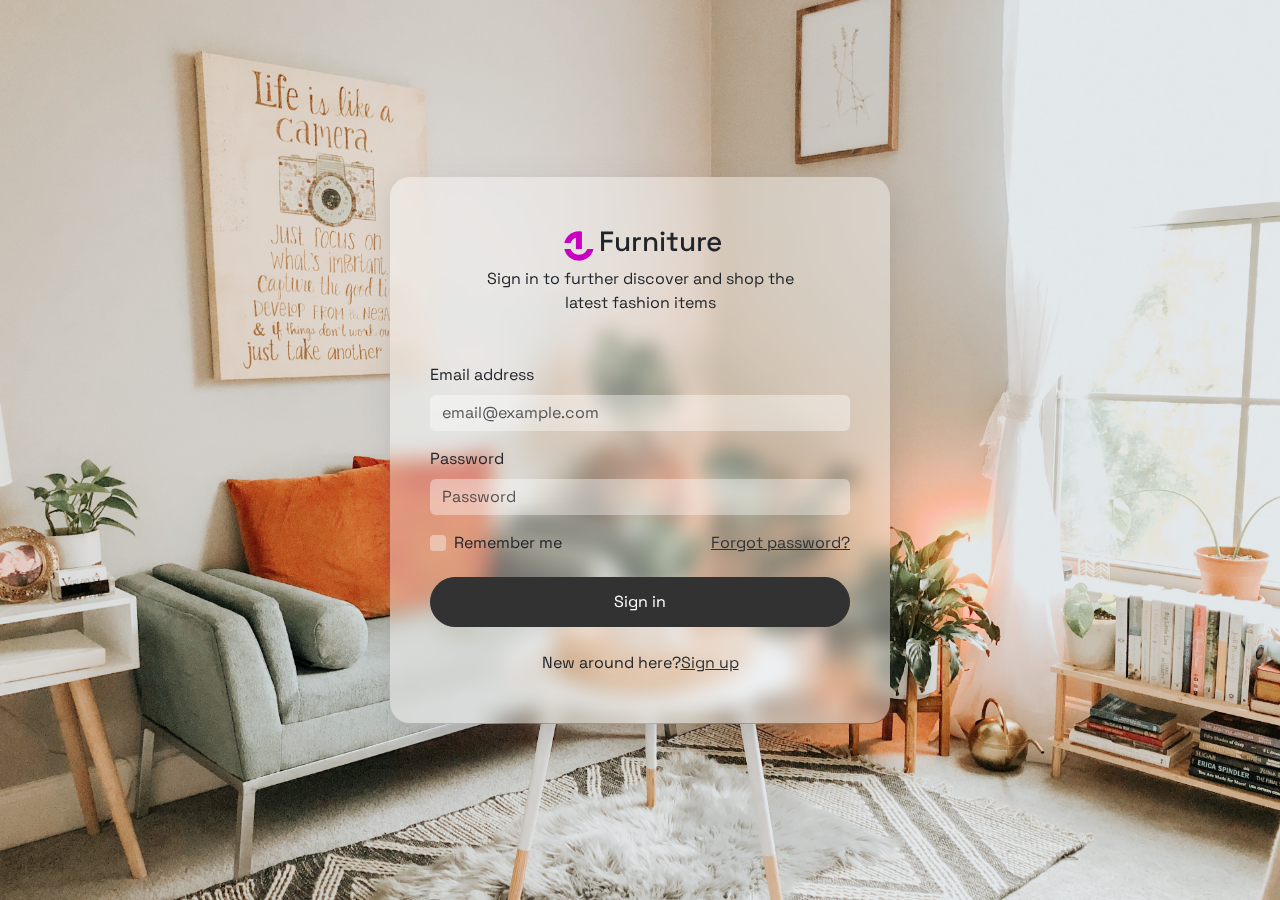
<file: login.html>
<!DOCTYPE html>
<html lang="en">
<head>
    <meta charset="UTF-8">
    <meta name="viewport" content="width=device-width, initial-scale=1.0">

    <!-- Favicon -->
    <link rel="shortcut icon" href="asset/logo.svg" type="image/x-icon" />

    <!-- CSS Bootstrap -->
    <link rel="stylesheet" href="css/bootstrap.css" />

    <!-- My CSS -->
    <link rel="stylesheet" href="style.css" />

    <!-- Google Fonts -->
    <link rel="preconnect" href="https://fonts.googleapis.com" />
    <link rel="preconnect" href="https://fonts.gstatic.com" crossorigin />
    <link
      href="https://fonts.googleapis.com/css2?family=Space+Grotesk:wght@400;500;600;700&display=swap"
      rel="stylesheet"
    />

    <title>Log In - Furniture</title>
</head>
<body>
  
  <section id="login">
    
  <div class="container ">
    <div class="row d-flex align-items-center justify-center vh-100">
      
      <div class="col-12">
        <div class="form-in mx-auto">
          <form class="px-4 py-3">
            <div class="d-flex align-items-center justify-content-center ">
              <img src="asset/logo.svg" alt="" style="width: 40px;">
              <h3>Furniture</h5>
            </div>
            <p class="mb-5 px-xl-5 text-center">Sign in to further discover and shop the latest fashion items</p>
            
              <div class="mb-3">
                <label for="exampleDropdownFormEmail1" class="form-label">Email address</label>
                <input type="email" class="form-control" id="exampleDropdownFormEmail1" placeholder="email@example.com">
              </div>
              <div class="mb-3">
                <label for="exampleDropdownFormPassword1" class="form-label">Password</label>
                <input type="password" class="form-control" id="exampleDropdownFormPassword1" placeholder="Password">
              </div>
              <div class="form-check d-flex justify-content-between">
                <div>
                  <input type="checkbox" class="form-check-input" id="dropdownCheck">
                  <label class="form-check-label" for="dropdownCheck">
                    Remember me
                  </label>
                </div>
                <div><a href="#">Forgot password?</a></div>
              </div>
              <button type="button" class="button-login" onclick="window.location.href='index.html'">Sign in</button>
              
              <span class="d-flex justify-content-center mt-4">New around here? <a href="#">Sign up</a></span>
              
              
            </form>
            
          </div>
      </div>
    </div>
  </div>
  
</section>
</body>
<script src="https://code.jquery.com/jquery-3.4.1.min.js"></script>
  <script src="https://cdn.jsdelivr.net/npm/popper.js@1.16.0/dist/umd/popper.min.js"></script>
  <script src="https://stackpath.bootstrapcdn.com/bootstrap/4.4.1/js/bootstrap.min.js"></script>
</html>
</file>
<file: style.css>
:root {
    --primary: #C900C1;
    --dark: #323232;
    --grey: #78798E;
}

body {
    font-family: 'Space Grotesk', sans-serif;
    background: #fff;
}

/* Z-index */
.navbar{
    z-index: 3;
}
.aksen-img{
    z-index: 1;
}
.img-hero{
    z-index: 1;
}
*{
    z-index: 2;
}

/* navbar color */
.nav-color{
    background: white;
    box-shadow: rgba(100, 100, 111, 0.2) 0px 7px 29px 0px;
    transition: all ease-in-out .3s;
}

.bg-transparent{
    transition: all ease-in-out .3s;
}


/* NAVBAR */
.button-primary {
    width: 84px;
    height: 40px;
    color: white;
    font-size: 16px;
    font-weight: 400;
    border-radius: 33px;
    border: 1px solid var(--primary);
    background: var(--primary);
    transition: .5s ease;
}
.button-secondary {
    width: 140px;
    height: 40px;
    background: transparent;
    color: var(--primary);
    border-radius: 33px;
    border: 1px solid var(--primary);
    font-size: 16px;
    font-weight: 400;
    transition: .5s ease;
}

.button-primary:hover{
    color: var(--primary);
    background: transparent;
}
.button-secondary:hover{
    color: white;
    background: var(--primary);
}

/* HERO SECTION */
#hero {
    background: white;
    height: 100vh;
    width: 100%;
}

.img-hero {
    height: 100%;
}

.hero-tagline h1 {
    color: #000;
    font-size: 56px;
    font-style: normal;
    font-weight: 700;
}

.hero-tagline p {
    color: #000;
    font-size: 24px;
    font-style: normal;
    font-weight: 400;
    line-height: 152.023%; 
    margin-top: 30px;
    margin-bottom: 70px;
}

.button-lg-primary {
    width: 200px;
    height: 60px;
    background-color: var(--dark);
    color: white;
    font-size: 16px;
    font-style: normal;
    font-weight: 400;
    border: none;
    transition: .5s ease;
}
.button-lg-primary img{
    margin-left: 0;
    transition: .5s ease;
}
.button-lg-primary:hover {
    background: var(--primary);
    img{
    margin-left: 12px;
    }
}

/* ABOUT SECTION */
#about{
    background: var(--dark);
}

#about h2{
    color: white;
    font-size: 32px;
    font-style: normal;
    font-weight: 700;
    line-height: normal;
    margin-bottom: 30px;
}
.sub-title{
    color: white;
    opacity: 70%;
    font-size: 24px;
    font-style: normal;
    font-weight: 400;
    line-height: 152.023%; 
}
.quality{
    margin-top: 82px;
    margin-bottom: 40px;
}
.quality h3{
    color: white;
    font-size: 24px;
    font-style: normal;
    font-weight: 700;
    line-height: 152.023%;
}
.quality p{
    color: white;
    opacity: 70%;
    font-size: 16px;
    font-style: normal;
    font-weight: 400;
    line-height: 130%;
}

.button-about{
    align-items: end;
    width: 140px;
    height: 60px;
    background-color: var(--primary);
    color: white;
    font-size: 16px;
    font-style: normal;
    font-weight: 400;
    border: none;
    float: right;
    transition: .5s ease;
}
.button-about img{
    margin-left: 0;
    transition: .5s ease;
}

.button-about:hover{
    background: var(--grey);
    img{
    margin-left: 12px;
    }
}

.img-about img{
    margin: 10rem 0;
    width: 570px;
    height: 590px;
    border-radius: 48px;
    object-fit: cover;
    
}


/* FURNITURE SECTION */
#furniture{
    padding-bottom: 5rem;
    padding-top: 2rem;
}
.furniture-title h2{
    color: var(--dark);
    font-size: 56px;
    font-style: normal;
    font-weight: 700;
    line-height: normal;
}
.furniture-title p{
    color: var(--dark);
    opacity: 50%;
    font-size: 24px;
    font-style: normal;
    font-weight: 400;
    line-height: 152.023%; 
}
.card {
    height: 325px;
    width: 100%;
    border: none;
    transition: .5s ease;
    background: #EEF2FB;
    border-radius: 20px;
}

.card-body h4{
    margin-top: 5px;
    color: var(--grey);
    font-size: 18px;
    font-style: normal;
    font-weight: 700;
    line-height: 30%;
}


.price h3{
    color: var(--dark);
    font-size: 20px;
    font-style: normal;
    font-weight: 700;
    line-height: normal;
}

.price button{
    border-radius: 33px;
    background: #D4DCFB;
    padding: 5px 15px;
    border: none;
    color: var(--dark);
    font-size: 16px;
    font-style: normal;
    font-weight: 700;
    line-height: normal;
}

.card:hover{
    padding: 10px;
    box-shadow: 0px 10px 10px 0px rgba(0, 0, 0, 0.1);  
    transition: .5s ease;
    background-color: var(--dark);
}

.card:hover .card-body h4{
    color: white;
    transition: .5s ease;
}

.card:hover .price h3{
    color: white;
}


/* SEARCH SECTION */
#search{
    background-image: url(asset/bg-search.png);
    height: 100vh;
    width: 100%;
    background-repeat: no-repeat;
    background-size: cover;
}

#search h2{
    color: #FFF;
    font-size: 48px;
    font-style: normal;
    font-weight: 600;
    line-height: normal;
}

#search p{
    color: #FFF;
    font-size: 20px;
    font-style: normal;
    font-weight: 400;
    line-height: normal;
}

.input-cari{
    height: 88px;

}

.input-cari .button-secondary{
    width: 200px;
    height: 88px;
    border-radius: 0;
    border: none;
    background-color: rgba(225, 225, 225, 0.8);
    color: var(--dark);
    font-size: 18px;
    font-style: normal;
    font-weight: 400;
    line-height: normal;
}

.input-cari .button-primary{
    width: 135px;
    height: 88px;
    background-color: var(--dark);
    border: none;
    font-size: 20px;
    border-radius: 0;
}

.input-cari .button-primary:hover{
    color: white;
}

.nav-tabs{
    border: none;
}

.nav-tabs .nav-link{
    background-color: rgba(225, 225, 225, 0.5);
    color: black;
    border: none;
    border-radius: 0;
}

.nav-tabs .nav-link.active{
    background-color: rgba(225, 225, 225, 0.8);
    color: var(--dark);
    font-weight: 500;
    border-radius: 9px 0 0 0;
}

.dropdown-item:focus{
    background-color: var(--grey);
}


/* TRENDS SECTION */
.card-trends{
    border-radius: 22px;
    background: #EEF2FB;
    transition: .5s ease;
}

.card-trends:hover{
    background: var(--dark);
    transform: translateY(-8px);
    .card-title, .card-text, .card-body p, .card-body span{
        color: white;
    }
}
.card-trends:active{
    transform: translateY(0);
}

.card-trends img{
    border-radius: 20px 20px 0 0;
}
.button-trends{
    background-color: var(--dark);
    width: 238px;
    height: 63px;
    border: none;
    font-size: 20px;
    font-weight: 500;
    color: white;
}
.card-img-top{
    width: 350px;
}
.card-title{
    color: var(--dark);
    font-size: 24px ;
    font-weight: 700;
}
.card-text{
    margin-top: 12px !important;
    margin-bottom: 24px !important;
    color: var(--dark);
    font-size: 14px ;
    font-weight: 400;
}

.card-body p{
    color: var(--dark);
    font-size: 14px ;
    font-weight: 400;
    margin-bottom: 16px;
}
.card-body span{
    font-size: 14px;
    color: var(--grey);
}

.card-body img{
    width: 70px;
    height: auto;
}

.button-arrow-left{
    border: none;
    border-radius: 50%;
    background-color: var(--dark);
    width: 45px;
    height: 45px;   
}

.button-arrow-right{
    border: none;
    border-radius: 50%;
    background-color: var(--dark);
    width: 45px;
    height: 45px;  
}

.button-arrow-left img, .button-arrow-right img{
    width: 20px;
    height: 20px;
}

#trends .img-hero{
    rotate: 180deg;
}

/* CONTACT SECTION */

#contact{
    background-image: url(asset/bg-contact.png);
    background-size: cover;
    background-repeat: no-repeat;
    margin-top: 158px;
}

#contact .overlay{
    background: rgba(0, 0, 0, 0.50);
}

#contact .container{
    padding: 148px 0 148px 0;
}

#contact h3{
    color: #FFF;
    font-size: 40px;
    width: 441px;
    font-style: normal;
    font-weight: 600;
    line-height: normal;
}

#contact h6{
    color: #FFF;
    font-size: 18px;
    font-style: normal;
    font-weight: 600;
    line-height: normal;
}

.kontak a{
    color: #FFF;
    font-size: 16px;
    font-style: normal;
    font-weight: 400;
    line-height: 18px; 
    text-decoration: none;
    margin-left: 17px;
    display: inline-block;
}

.card-contact{
    background-color: #fff;
    width: 100%;
    height: 420px;
    padding: 52px;
    border-radius: 5px;
}

.card-contact h2{
    color: var(--dark);
    margin-bottom: 50px;
    font-size: 40px;
    font-style: normal;
    font-weight: 600;
    line-height: normal;
    text-align: center;
}

.bg-color{
    background: #78798e2b;
    border-radius: 0;

}

.text-color{
    color: #717171;
    font-size: 16px;
    font-style: normal;
    font-weight: 400;
    line-height: 18px;
}

.button-kontak{
    width: 100%;
    height: 58px;
    background: var(--primary);
    border: none;
    color: #FFF;
    font-size: 20px;
}

/* FOOTER */
footer{
    width: 100%;
    height: 320px;
    background: #000;
}

footer a{
    color: white;
    font-size: 20px;
    text-decoration: none;
}

.copyright{
    color: white;
    font-size: 14px;
    bottom: 1%;
}

/* LOGIN PAGE */
#login{
    height: 100vh;
    background-image: url(asset/bg-login.jpg);
    background-size: cover;
    background-repeat: no-repeat;
}

#login a{
    color: var(--dark);
}

.form-in{
    background: rgba(255, 255, 255, 0.4);
    backdrop-filter: blur(10px);
    width: 500px;
    border-radius: 20px;
    box-shadow: rgba(100, 100, 111, 0.2) 0px 7px 29px 0px;
    padding: 2rem 1rem;
    
}
.form-in input{
    background: rgba(19, 18, 18, 0);
    backdrop-filter: blur(10px);
    border: none;
    
}
.button-login{
    margin-top: 20px;
    background-color: var(--dark);
    color: white;
    width: 100%;
    height: 50px;
    border-radius: 33px;
    border: 1px solid var(--dark);
    font-size: 16px;
    font-weight: 400;
    transition: .5s ease;
}
.button-login:hover{
    background-color: var(--primary);
    border-color: var(--primary);
    transform: translateY(-2px);
}
.button-login:focus, .button-login:active{
    background-color: var(--grey);
    border-color: var(--grey);
    transform: translateY(0);
}



/* BREAKPOINTS */

@media screen and (max-width : 922px) {
    .hero-tagline h1{
        line-height: 48px;
    }
    .hero-tagline p{
        font-size: 14px;
        line-height: 25px
    }
    
    .img-about img{
        width: 50%;
    }
    .input-cari .button-secondary{
        width: 120px;
        font-size: 14px;
        border-radius: 0;
    }
    .input-cari .button-primary{
        font-size: 24px;
        
    }
    .button-trends {width: 100%;}

    #contact h3{
        font-size: 30px;
        width: 100%;
    }

    .card-contact{
        width: 100%;
        height: auto;
    }
    
    .card-contact h2{
        font-size: 32px;
        line-height: normal;
    }

}
@media screen and (max-width : 576px) {
    #hero{
        padding-top: 6rem;
        height: auto;
    }
    .hero-tagline h1{
        line-height: 52px;
    }
    .img-about img{
        width: 100%;
        height: 200px;
        margin: 4rem 0;
        object-position: 0 -180px ;
    }
    #furniture h2{
        font-size: 34px;
    }
    #furniture p{
        font-size: 16px;
    }
    .card{
        height: 360px;
    }
    .button-lg-primary{
        width: 100%;
    }
    h2{
        font-size: 34px;
    }
    .sub-title{
        font-size: 16px;
    }
    .card-layanan{
        margin: 15px 0 15px 0;
    }
    #about{
        padding-bottom: 4rem;
    }
    #search h2{
        font-size: 34px;
        line-height: 52px;
    }
    
    #search p{
        font-size: 18px;
        line-height: 24px;
    }
    .input-cari .button-secondary{
        height: 60px;
        width: 50%;
        border-radius: 0;
    }
    .input-cari .button-primary{
        height: 60px;
        width: 30%;
        font-size: 20px;
    }
    .input-cari .form-control{
        height: 60px;
    }
    footer a{
        font-size: 18px;
    }
}
@media screen and (max-width : 350px) {
    #about{
        padding-top: 2rem;
    }
    .button-about{
        float: left;
    }
    .img-about img{
        margin: 2rem 0;
        object-position: 0 -180px ;
        border-radius: 20px;
    }
    .input-cari .button-primary{
        font-size: 16px;
    }
    #login{
        font-size: 14px;
    }
    .form-in {
        width: 100%;
    }
}
</file>
